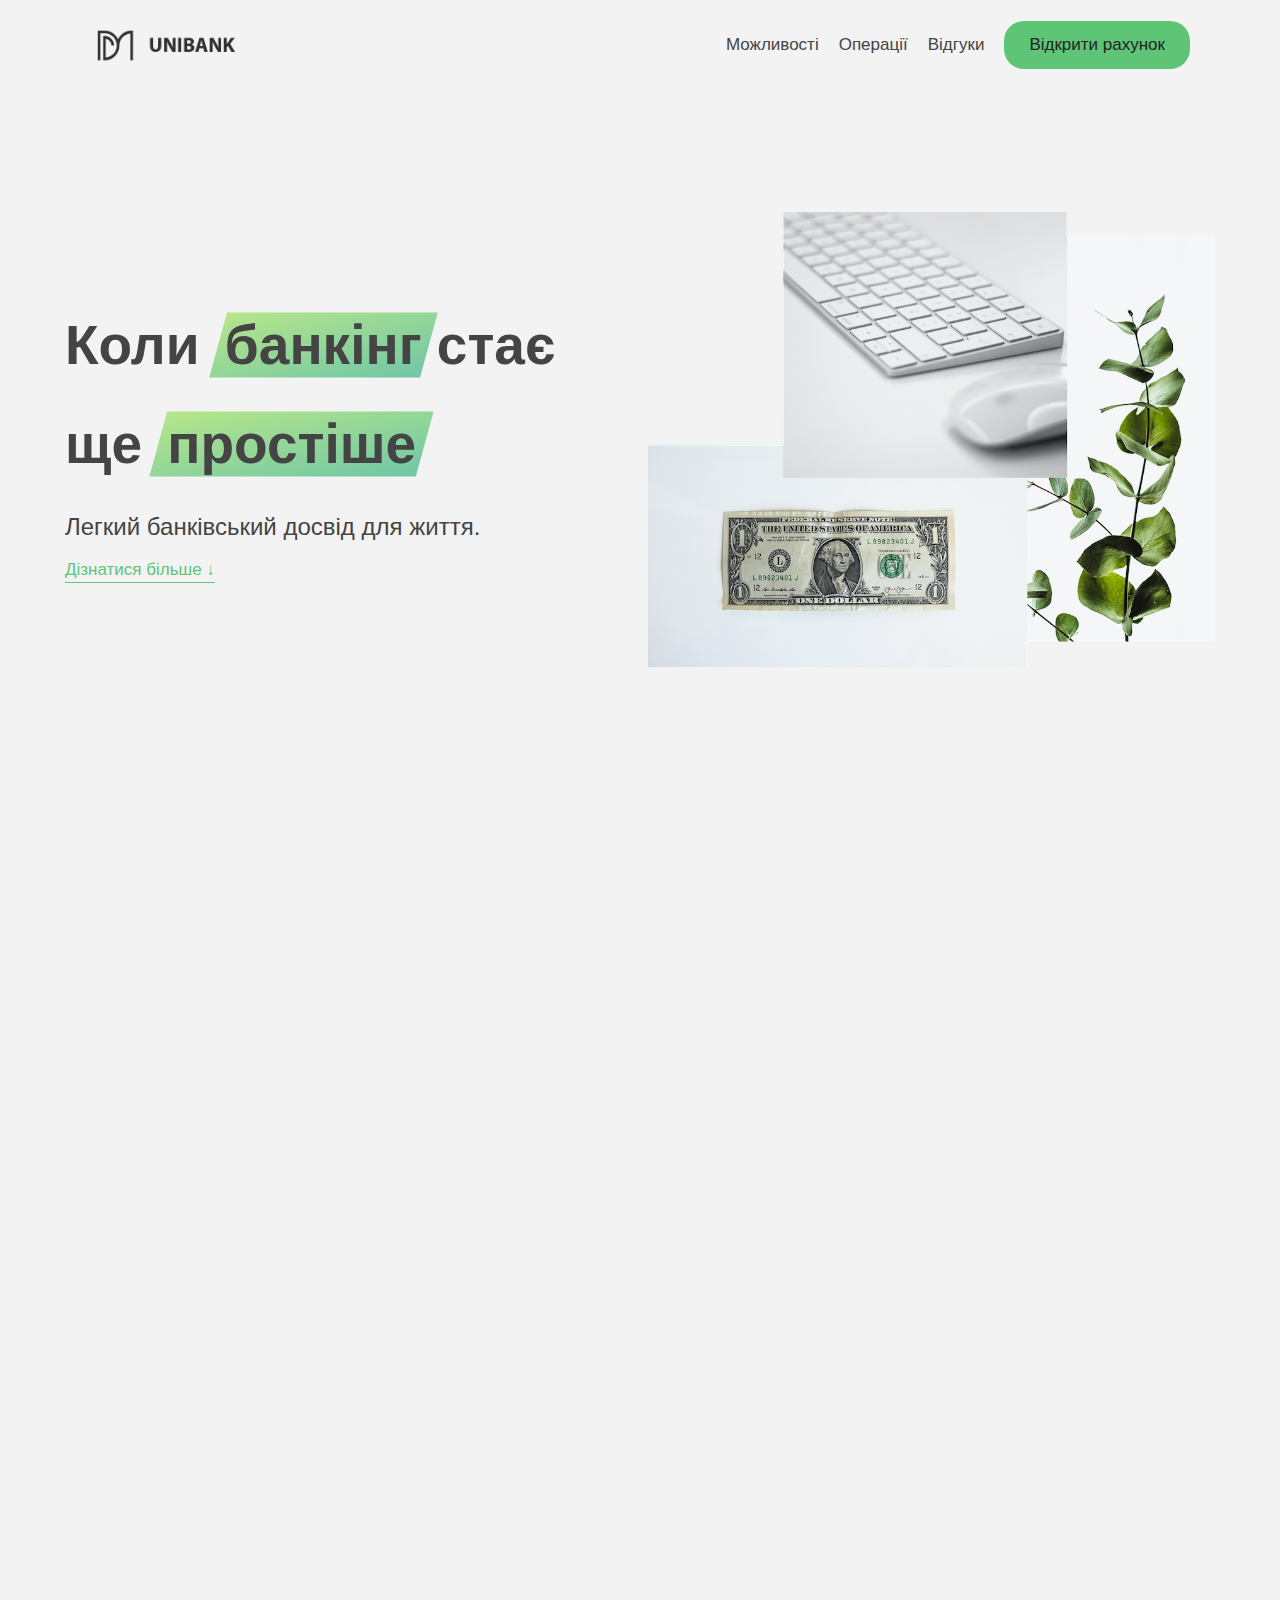
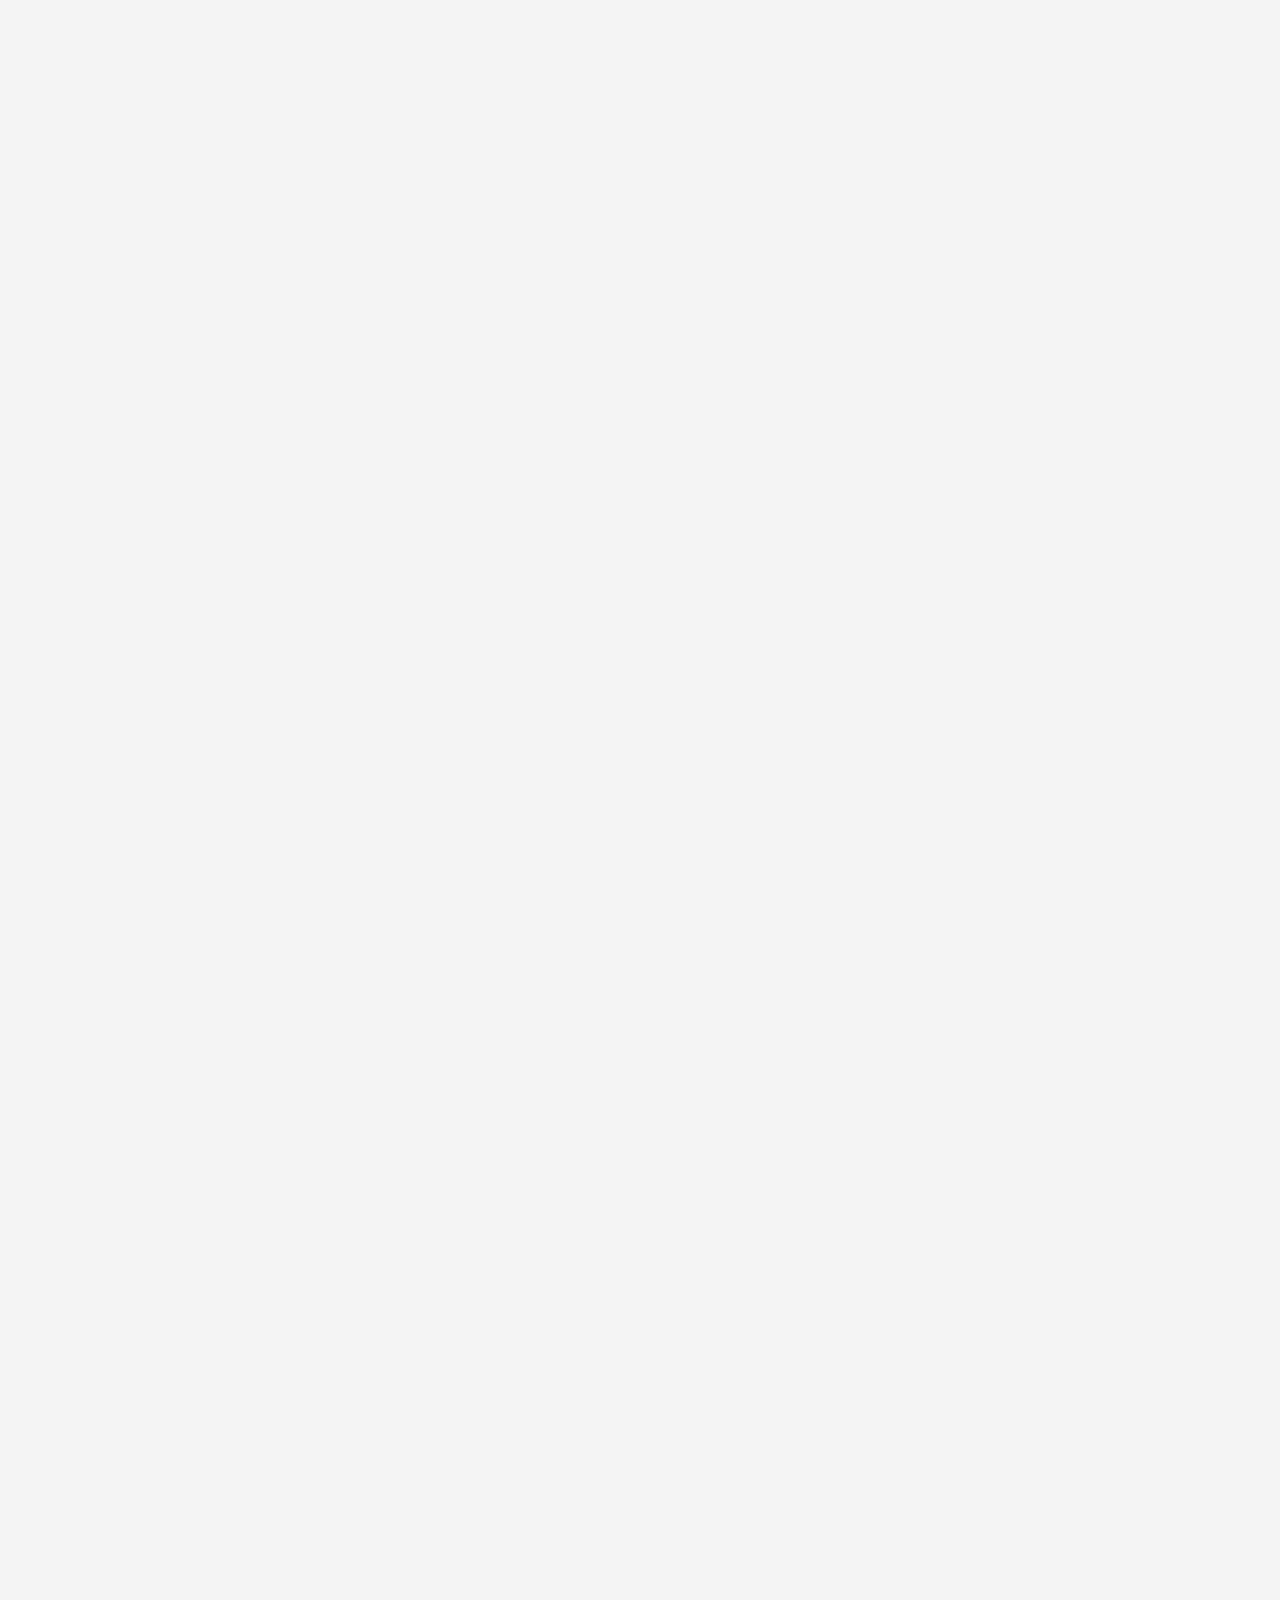
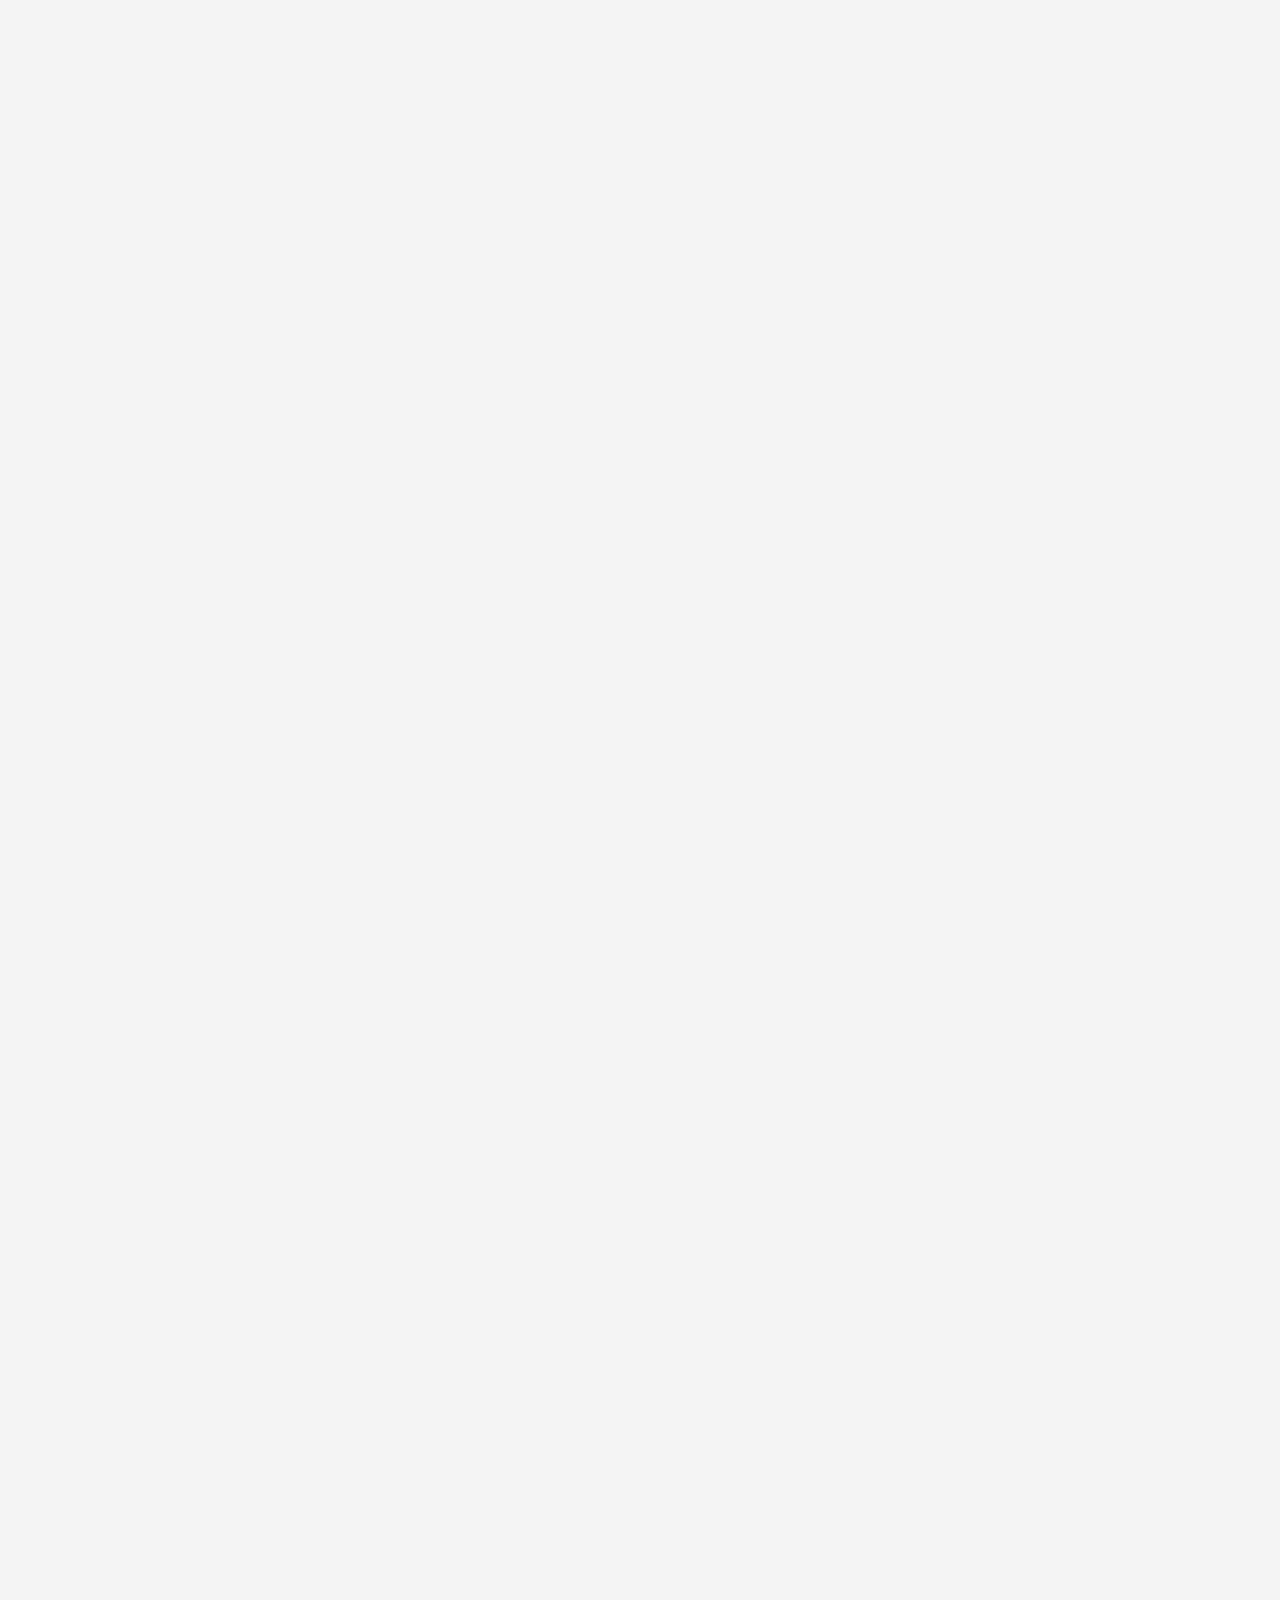
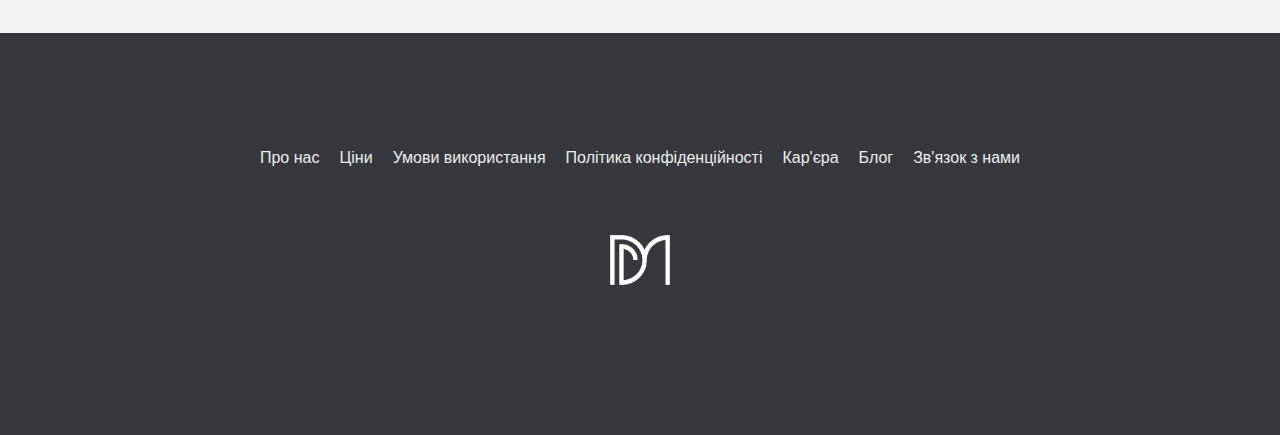
<file: index.html>
<!DOCTYPE html>
<html lang="uk">

<head>
  <meta charset="UTF-8" />
  <meta name="viewport" content="width=device-width, initial-scale=1.0" />
  <meta http-equiv="X-UA-Compatible" content="ie=edge" />

  <link rel="shortcut icon" type="image/png" href="img/icon.png" />
  <link href="https://fonts.googleapis.com/css?family=Poppins:300,400,500,600&display=swap" rel="stylesheet" />
  <link rel="stylesheet" href="style.css" />
  <link rel="stylesheet" href="responsive.css" />
  <title>Unibank | Коли банкінг стає ще простіше</title>
  <script defer src="script.js"></script>
</head>

<body>
  <header class="header">
    <nav class="nav">
      <img src="img/logo.png" alt="Unibank logo" class="nav__logo" id="logo" />
      <ul class="nav__links">
        <li class="nav__item">
          <a class="nav__link" href="#section--1">Можливості</a>
        </li>
        <li class="nav__item">
          <a class="nav__link" href="#section--2">Операції</a>
        </li>
        <li class="nav__item">
          <a class="nav__link" href="#section--3">Відгуки</a>
        </li>
        <li class="nav__item">
          <a class="nav__link nav__link--btn btn--show-modal" href="/">Відкрити рахунок</a>
        </li>
      </ul>
      <img class="hamburger" src="img/hamburger.png" alt="" />
    </nav>

    <div class="header__title">
      <section class="header-content">
        <h1>
          Коли
          <!-- Ефект підсвічування зеленим кольором -->
          <span class="highlight">банкінг</span>
          стає ще <span class="highlight">простіше</span>
        </h1>
        <h4>Легкий банківський досвід для життя.</h4>
        <button class="btn--text btn--scroll-to">Дізнатися більше &DownArrow;</button>
      </section>

      <img src="img/hero.png" class="header__img" alt="Minimalist bank items" />
    </div>
  </header>

  <section class="section section-1 " id="section--1">
    <div class="section__title">
      <h2 class="section__description">Можливості</h2>
      <h3 class="section__header">
        Все, що вам потрібно в сучасному банку та навіть більше.
      </h3>
    </div>

    <div class="features">
      <section class="feature-one">
        <img src="img/digital-lazy.jpg" data-src="img/digital.jpg" alt="Computer" class="features__img lazy-img" />
        <div class="features__feature">
          <div class="features__icon">
            <svg>
              <use xlink:href="img/icons.svg#icon-monitor"></use>
            </svg>
          </div>
          <h5 class="features__header">100% цифровий банк</h5>
          <p>
            Lorem ipsum dolor sit amet consectetur adipisicing elit. Unde alias
            sint quos? Accusantium a fugiat porro reiciendis saepe quibusdam
            debitis ducimus.
          </p>
        </div>
      </section>
      <section class="feature-two">
        <div class="features__feature">
          <div class="features__icon">
            <svg>
              <use xlink:href="img/icons.svg#icon-trending-up"></use>
            </svg>
          </div>
          <h5 class="features__header">Спостерігайте, як ростуть ваші гроші</h5>
          <p>
            Nesciunt quos autem dolorum voluptates cum dolores dicta fuga
            inventore ab? Nulla incidunt eius numquam sequi iste pariatur
            quibusdam!
          </p>
        </div>
        <img src="img/grow-lazy.jpg" data-src="img/grow.jpg" alt="Plant" class="features__img lazy-img" />
      </section>
      <section class="feature-three">
        <img src="img/card-lazy.jpg" data-src="img/card.jpg" alt="Credit card" class="features__img lazy-img" />
        <div class="features__feature">
          <div class="features__icon">
            <svg>
              <use xlink:href="img/icons.svg#icon-credit-card"></use>
            </svg>
          </div>
          <h5 class="features__header">Безкоштовна дебетова карта</h5>
          <p>
            Quasi, fugit in cumque cupiditate reprehenderit debitis animi enim
            eveniet consequatur odit quam quos possimus assumenda dicta fuga
            inventore ab.
          </p>
        </div>
      </section>
    </div>
  </section>

  <section class="section " id="section--2">
    <div class="section__title">
      <h2 class="section__description">Операції</h2>
      <h3 class="section__header">
        Все настільки просто, наскільки це можливо.
      </h3>
    </div>

    <section class="operations">
      <section class="operations__tab-container">
        <button class="btn operations__tab operations__tab--1 operations__tab--active" data-tab="1">
          <span>01</span>Миттєві Перекази
        </button>
        <button class="btn operations__tab operations__tab--2" data-tab="2">
          <span>02</span>Миттєві Кредити
        </button>
        <button class="btn operations__tab operations__tab--3" data-tab="3">
          <span>03</span>Миттєве Закриття
        </button>
      </section>
      <div class="operations__content operations__content--1 operations__content--active">
        <div class="operations__icon operations__icon--1">
          <svg>
            <use xlink:href="img/icons.svg#icon-upload"></use>
          </svg>
        </div>
        <h5 class="operations__header">
          Переказуйте гроші кому завгодно миттєво! Без комісій, без переймань.
        </h5>
        <p>
          Lorem ipsum dolor sit amet, consectetur adipisicing elit, sed do
          eiusmod tempor incididunt ut labore et dolore magna aliqua. Ut enim
          ad minim veniam, quis nostrud exercitation ullamco laboris nisi ut
          aliquip ex ea commodo consequat.
        </p>
      </div>

      <div class="operations__content operations__content--2">
        <div class="operations__icon operations__icon--2">
          <svg>
            <use xlink:href="img/icons.svg#icon-home"></use>
          </svg>
        </div>
        <h5 class="operations__header">
          Втілюйте свої мрії завдяки миттєвим кредитам.
        </h5>
        <p>
          Duis aute irure dolor in reprehenderit in voluptate velit esse
          cillum dolore eu fugiat nulla pariatur. Excepteur sint occaecat
          cupidatat non proident, sunt in culpa qui officia deserunt mollit
          anim id est laborum.
        </p>
      </div>
      <div class="operations__content operations__content--3">
        <div class="operations__icon operations__icon--3">
          <svg>
            <use xlink:href="img/icons.svg#icon-user-x"></use>
          </svg>
        </div>
        <h5 class="operations__header">
          Більше не потрібен ваш рахунок? Без проблем! Закривайте його миттєво.
        </h5>
        <p>
          Excepteur sint occaecat cupidatat non proident, sunt in culpa qui
          officia deserunt mollit anim id est laborum. Ut enim ad minim
          veniam, quis nostrud exercitation ullamco laboris nisi ut aliquip ex
          ea commodo consequat.
        </p>
      </div>
    </section>
  </section>

  <section class="section " id="section--3">
    <div class="section__title section__title--testimonials">
      <h2 class="section__description">Не впевнені ще?</h2>
      <h3 class="section__header">
        Мільйони клієнтів Unibank спрощують своє життя вже сьогодні.
      </h3>
    </div>

    <div class="slider">
      <div class="slide slide--1">
        <div class="testimonial">
          <h5 class="testimonial__header">Найкраще фінансове рішення усіх часів!</h5>
          <blockquote class="testimonial__text">
            Lorem ipsum dolor sit, amet consectetur adipisicing elit.
            Accusantium quas quisquam non? Quas voluptate nulla minima
            deleniti optio ullam nesciunt, numquam corporis et asperiores
            laboriosam sunt, praesentium suscipit blanditiis. Necessitatibus
            id alias reiciendis, perferendis facere pariatur dolore veniam
            autem esse non voluptatem saepe provident nihil molestiae.
          </blockquote>
          <address class="testimonial__author">
            <img src="img/user-1.png" alt="" class="testimonial__photo" />
            <h6 class="testimonial__name">Аарав Лінн</h6>
            <p class="testimonial__location">Сан-Франциско, США</p>
          </address>
        </div>
      </div>

      <div class="slide slide--2">
        <div class="testimonial">
          <h5 class="testimonial__header">
            Останній крок до досягнення повного мінімалізму
          </h5>
          <blockquote class="testimonial__text">
            Quisquam itaque deserunt ullam, quia ea repellendus provident,
            ducimus neque ipsam modi voluptatibus doloremque, corrupti
            laborum. Incidunt numquam perferendis veritatis neque repellendus.
            Lorem, ipsum dolor sit amet consectetur adipisicing elit. Illo
            deserunt exercitationem deleniti.
          </blockquote>
          <address class="testimonial__author">
            <img src="img/user-2.png" alt="" class="testimonial__photo" />
            <h6 class="testimonial__name">Мія Майлс</h6>
            <p class="testimonial__location">Лондон, Великобританія</p>
          </address>
        </div>
      </div>

      <div class="slide slide--3">
        <div class="testimonial">
          <h5 class="testimonial__header">
            Нарешті вільні від старомодних банків
          </h5>
          <blockquote class="testimonial__text">
            Debitis, nihil sit minus suscipit magni aperiam vel tenetur
            incidunt commodi architecto numquam omnis nulla autem,
            necessitatibus blanditiis modi similique quidem. Odio aliquam
            culpa dicta beatae quod maiores ipsa minus consequatur error sunt,
            deleniti saepe aliquid quos inventore sequi. Necessitatibus id
            alias reiciendis, perferendis facere.
          </blockquote>
          <address class="testimonial__author">
            <img src="img/user-3.png" alt="" class="testimonial__photo" />
            <h6 class="testimonial__name">Франциско Гомеш</h6>
            <p class="testimonial__location">Лісабон, Португалія</p>
          </address>
        </div>
      </div>
      <button class="slider__btn slider__btn--left">&larr;</button>
      <button class="slider__btn slider__btn--right">&rarr;</button>
      <div class="dots"></div>
    </div>
  </section>

  <section class="section section--sign-up ">
    <div class="section__title">
      <h3 class="section__header">
        Найкращий день для приєднання до Unibank був рік тому. Другий найкращий - сьогодні!
      </h3>
    </div>
    <button class="btn btn--show-modal">Відкрийте ваш рахунок безкоштовно сьогодні!</button>
  </section>

  <footer class="footer">
    <ul class="footer__nav">
      <li class="footer__item">
        <a class="footer__link" href="#">Про нас</a>
      </li>
      <li class="footer__item">
        <a class="footer__link" href="#">Ціни</a>
      </li>
      <li class="footer__item">
        <a class="footer__link" href="#">Умови використання</a>
      </li>
      <li class="footer__item">
        <a class="footer__link" href="#">Політика конфіденційності</a>
      </li>
      <li class="footer__item">
        <a class="footer__link" href="#">Кар'єра</a>
      </li>
      <li class="footer__item">
        <a class="footer__link" href="#">Блог</a>
      </li>
      <li class="footer__item">
        <a class="footer__link" href="#">Зв'язок з нами</a>
      </li>
    </ul>
    <img src="img/icon.png" alt="Logo" class="footer__logo" />
  </footer>

  <div class="modal hidden">
    <button class="btn--close-modal">&times;</button>
    <h2 class="modal__header">
      Відкрийте свій банківський рахунок <br />
      всього за <span class="highlight">5 хвилин</span>
    </h2>
    <form>
      <section class="modal__form">
        <label>Ім'я</label>
        <input type="text" />
        <label>Прізвище</label>
        <input type="text" />
        <label>Адреса електронної пошти</label>
        <input type="email" />
      </section>
      <section class="form-buttons">
        <a class="next--step" href="login.html">Далі &rarr;</a>
        <a class="next--step" href="login.html">Увійти </a>
      </section>

    </form>
  </div>
  <div class="overlay hidden"></div>
</body>

</html>
</file>
<file: style.css>
:root {
  --color-primary: #5ec576;
  --color-secondary: #ffcb03;
  --color-tertiary: #ff585f;
  --color-primary-darker: #4bbb7d;
  --color-secondary-darker: #ffbb00;
  --color-tertiary-darker: #fd424b;
  --color-primary-opacity: #5ec5763a;
  --color-secondary-opacity: #ffcd0331;
  --color-tertiary-opacity: #ff58602d;
  --gradient-primary: linear-gradient(to top left, #39b385, #9be15d);
  --gradient-secondary: linear-gradient(to top left, #ffb003, #ffcb03);
  --gradient-cancellation: linear-gradient(to top left, #e52a5a, #ff585f);
  --white: #ffffff;
  --black: #000000;
}

* {
  margin: 0;
  padding: 0;
  box-sizing: inherit;
}

html {
  font-size: 62.5%;
  box-sizing: border-box;
}

body {
  font-family: 'Fira Sans', sans-serif;
  font-weight: 300;
  color: #444;
  line-height: 1.9;
  background-color: #f3f3f3;
}

/* Основні елементи */
.section {
  padding: 15rem 3rem;
  border-top: 1px solid #ddd;

  transition: transform 1s, opacity 1s;
}

.section--hidden {
  opacity: 0;
  transform: translateY(8rem);
}

.section__title {
  max-width: 80rem;
  margin: 0 auto 8rem auto;
}

.section__description {
  font-size: 1.8rem;
  font-weight: 600;
  text-transform: uppercase;
  color: var(--color-primary);
  margin-bottom: 1rem;
}

.section__header {
  font-size: 4rem;
  line-height: 1.3;
  font-weight: 500;
}

.btn {
  display: inline-block;
  background-color: var(--color-primary);
  font-size: 1.6rem;
  font-family: inherit;
  font-weight: 500;
  border: none;
  padding: 1.25rem 4.5rem;
  border-radius: 2rem;
  cursor: pointer;
  transition: all 0.3s;
  color: var(--black);
}

.btn:hover {
  background-color: var(--color-primary-darker);
}

.btn--text {
  display: inline-block;
  background: none;
  font-size: 1.7rem;
  font-family: inherit;
  font-weight: 500;
  color: var(--color-primary);
  border: none;
  border-bottom: 1px solid currentColor;
  padding-bottom: 2px;
  cursor: pointer;
  transition: all 0.3s;
  width: max-content;
}
.btn---close-cookie {
  color: var(--black);
}
p {
  color: #666;
}

button:focus {
  outline: none;
}

img {
  transition: filter 0.5s;
}

.lazy-img {
  filter: blur(20px);
}

/* Навігація */
.nav {
  display: flex;
  justify-content: space-between;
  align-items: center;
  height: 9rem;
  width: 100%;
  padding: 0 6rem;
  z-index: 100;
  flex-direction: row;
}

.nav.sticky {
  position: fixed;
  background-color: rgba(255, 255, 255, 0.95);
  margin-top: 0;
}

.nav__logo {
  height: 4.5rem;
  transition: all 0.3s;
}
.hamburger {
  display: none;
}
.nav__links {
  display: flex;
  align-items: center;
  list-style: none;
  gap: 2rem;
}

.nav__link:link,
.nav__link:visited {
  font-size: 1.7rem;
  font-weight: 400;
  color: inherit;
  text-decoration: none;
  display: block;
  transition: all 0.3s;
}

.nav__link--btn:link,
.nav__link--btn:visited {
  padding: 0.8rem 2.5rem;
  border-radius: 2rem;
  background-color: var(--color-primary);
  color: #222;
}

.nav__link--btn:hover,
.nav__link--btn:active {
  color: inherit;
  background-color: var(--color-primary-darker);
  color: var(--black);
}

form {
  display: flex;
  flex-direction: column;
  gap: 3rem;
}
.form-buttons {
  display: flex;
  flex-direction: row;
  gap: 3rem;
  justify-content: center;
}
.next--step {
  padding: 1rem;
  border-radius: 2rem;
  background-color: var(--color-primary);
  color: var(--black);
  font-size: 1.7rem;
  font-weight: 500;
  letter-spacing: 1px;
  text-decoration: none;
  transition: all 0.3s;
  width: 30%;
  text-align: center;
}
.next--step:hover {
  color: inherit;
  background-color: var(--color-primary-darker);
  color: #333;
}

/* HEADER */
.header {
  padding: 0 3rem;
  height: 100vh;
  display: flex;
  flex-direction: column;
  align-items: center;
}

.header__title {
  max-width: 115rem;
  display: grid;
  grid-template-columns: repeat(2, 1fr);
  margin-top: 10%;
  align-items: center;
  gap: 1.5rem;
}
.header-content {
  display: flex;
  flex-direction: column;
  gap: 1rem;
}

h1 {
  font-size: 5.5rem;
  line-height: 1.8;
}

h4 {
  font-size: 2.4rem;
  font-weight: 500;
}

.header__img {
  width: 100%;
}

.highlight {
  position: relative;
  margin-left: 10px;
}

.highlight::after {
  display: block;
  content: '';
  position: absolute;
  bottom: 0;
  left: 0;
  height: 100%;
  width: 100%;
  z-index: -1;
  opacity: 0.7;
  transform: scale(1.07, 1.05) skewX(-15deg);
  background-image: var(--gradient-primary);
}

/* Можливості */
.features {
  display: grid;
  grid-template-columns: 1fr;
  gap: 4rem;
  margin: 0 12rem;
}
.feature-one,
.feature-two,
.feature-three {
  display: grid;
  grid-template-columns: repeat(2, 1fr);
}

.features__img {
  width: 100%;
}

.features__feature {
  align-self: center;
  justify-self: center;
  width: 70%;
  font-size: 1.5rem;
}

.features__icon {
  display: flex;
  align-items: center;
  justify-content: center;
  background-color: var(--color-primary-opacity);
  height: 5.5rem;
  width: 5.5rem;
  border-radius: 50%;
  margin-bottom: 2rem;
}

.features__icon svg {
  height: 2.5rem;
  width: 2.5rem;
  fill: var(--color-primary);
}

.features__header {
  font-size: 2rem;
  margin-bottom: 1rem;
}

/* Операції */
.operations {
  max-width: 100rem;
  margin: 12rem auto 0 auto;

  background-color: var(--white);
}

.operations__tab-container {
  display: flex;
  justify-content: center;
}

.operations__tab {
  margin-right: 2.5rem;
  transform: translateY(-50%);
  color: var(--black);
}

.operations__tab span {
  margin-right: 1rem;
  font-weight: 600;
  display: inline-block;
}

.operations__tab--1 {
  background-color: var(--color-secondary);
}

.operations__tab--1:hover {
  background-color: var(--color-secondary-darker);
}

.operations__tab--3 {
  background-color: var(--color-tertiary);
  margin: 0;
}

.operations__tab--3:hover {
  background-color: var(--color-tertiary-darker);
}

.operations__tab--active {
  transform: translateY(-66%);
}

.operations__content {
  display: none;
  font-size: 1.7rem;
  padding: 2.5rem 7rem 6.5rem 7rem;
}

.operations__content--active {
  display: grid;
  grid-template-columns: 7rem 1fr;
  column-gap: 3rem;
  row-gap: 0.5rem;
}

.operations__header {
  font-size: 2.25rem;
  font-weight: 500;
  align-self: center;
}

.operations__icon {
  display: flex;
  align-items: center;
  justify-content: center;
  height: 7rem;
  width: 7rem;
  border-radius: 50%;
}

.operations__icon svg {
  height: 2.75rem;
  width: 2.75rem;
}

.operations__content p {
  grid-column: 2;
}

.operations__icon--1 {
  background-color: var(--color-secondary-opacity);
}
.operations__icon--2 {
  background-color: var(--color-primary-opacity);
}
.operations__icon--3 {
  background-color: var(--color-tertiary-opacity);
}
.operations__icon--1 svg {
  fill: var(--color-secondary-darker);
}
.operations__icon--2 svg {
  fill: var(--color-primary);
}
.operations__icon--3 svg {
  fill: var(--color-tertiary);
}

/* Слайдер */
.slider {
  max-width: 100rem;
  height: 60rem;
  margin: 0 auto;
  position: relative;
  overflow: hidden;
}

.slide {
  position: absolute;
  top: 0;
  width: 100%;
  height: 50rem;
  display: flex;
  align-items: center;
  justify-content: center;
  transition: transform 1s;
}

.slide > img {
  width: 100%;
  height: 100%;
  object-fit: cover;
}

.slider__btn {
  position: absolute;
  top: 50%;
  z-index: 10;

  border: none;
  background: rgba(255, 255, 255, 0.7);
  font-family: inherit;
  color: var(--black);
  border-radius: 50%;
  height: 5.5rem;
  width: 5.5rem;
  font-size: 3.25rem;
  cursor: pointer;
}

.slider__btn--left {
  left: 6%;
  transform: translate(-50%, -50%);
}

.slider__btn--right {
  right: 6%;
  transform: translate(50%, -50%);
}

.dots {
  position: absolute;
  bottom: 5%;
  left: 50%;
  transform: translateX(-50%);
  display: flex;
}

.dots__dot {
  border: none;
  background-color: #b9b9b9;
  opacity: 0.7;
  height: 1rem;
  width: 1rem;
  border-radius: 50%;
  margin-right: 1.75rem;
  cursor: pointer;
  transition: all 0.5s;
}

.dots__dot:last-child {
  margin: 0;
}

.dots__dot--active {
  background-color: #888;
  opacity: 1;
}

/* Тести */
.testimonial {
  width: 65%;
  position: relative;
}

.testimonial::before {
  content: '\201C';
  position: absolute;
  top: -5.7rem;
  left: -6.8rem;
  line-height: 1;
  font-size: 20rem;
  font-family: inherit;
  color: var(--color-primary);
  z-index: -1;
}

.testimonial__header {
  font-size: 2.25rem;
  font-weight: 500;
  margin-bottom: 1.5rem;
}

.testimonial__text {
  font-size: 1.7rem;
  margin-bottom: 3.5rem;
  color: #666;
}

.testimonial__author {
  margin-left: 3rem;
  font-style: normal;

  display: grid;
  grid-template-columns: 6.5rem 1fr;
  column-gap: 2rem;
}

.testimonial__photo {
  grid-row: 1 / span 2;
  width: 6.5rem;
  border-radius: 50%;
}

.testimonial__name {
  font-size: 1.7rem;
  font-weight: 500;
  align-self: end;
  margin: 0;
}

.testimonial__location {
  font-size: 1.5rem;
}

.section__title--testimonials {
  margin-bottom: 4rem;
}

/* Реєстрація */
.section--sign-up {
  background-color: #37383d;
  border-top: none;
  border-bottom: 1px solid #444;
  text-align: center;
  padding: 10rem 3rem;
}

.section--sign-up .section__header {
  color: var(--white);
  text-align: center;
}

.section--sign-up .section__title {
  margin-bottom: 6rem;
}

.section--sign-up .btn {
  font-size: 1.9rem;
  padding: 2rem 5rem;
}

/* FOOTER */
.footer {
  padding: 10rem 3rem;
  background-color: #37383d;
  display: flex;
  flex-direction: column;
  align-items: center;
}

.footer__nav {
  list-style: none;
  display: flex;
  justify-content: center;
  flex-wrap: wrap;
  margin: 0 auto;
  margin-bottom: 5rem;
  line-height: 5rem;
  gap: 2rem;
}

.footer__link {
  font-size: 1.6rem;
  color: #eee;
  text-decoration: none;
}

.footer__logo {
  height: 5rem;
  display: block;
  margin: 0 auto;
  margin-bottom: 5rem;
}

.footer__copyright {
  font-size: 1.4rem;
  color: #aaa;
  text-align: center;
}

.footer__copyright .footer__link {
  font-size: 1.4rem;
}

/* Модальні вікна */
.modal {
  position: fixed;
  top: 50%;
  left: 50%;
  transform: translate(-50%, -50%);
  min-width: 40rem;
  display: block;
  background-color: #f3f3f3;
  padding: 5rem 6rem;
  box-shadow: 0 4rem 6rem rgba(0, 0, 0, 0.3);
  z-index: 1000;
  transition: all 0.5s;
}

.overlay {
  position: fixed;
  top: 0;
  left: 0;
  width: 100%;
  height: 100%;
  background-color: rgba(0, 0, 0, 0.5);
  backdrop-filter: blur(4px);
  z-index: 100;
  transition: all 0.5s;
}

.modal__header {
  font-size: 3.25rem;
  margin-bottom: 4.5rem;
  line-height: 1.5;
}

.modal__form {
  margin: 0 3rem;
  display: grid;
  grid-template-columns: 1fr 2fr;
  align-items: center;
  gap: 2.5rem;
}

.modal__form label {
  font-size: 1.7rem;
  font-weight: 500;
}

.modal__form input {
  font-size: 1.7rem;
  padding: 1rem 1.5rem;
  border: 1px solid #ddd;
  border-radius: 0.5rem;
}

.modal__form button {
  grid-column: 1 / span 2;
  justify-self: center;
  margin-top: 1rem;
}

.btn--close-modal {
  font-family: inherit;
  color: inherit;
  position: absolute;
  top: 0.3rem;
  right: 1rem;
  font-size: 4rem;
  cursor: pointer;
  border: none;
  background: none;
}

.hidden {
  visibility: hidden;
  opacity: 0;
}
</file>
<file: responsive.css>
@media screen and (max-width: 1201px) {
  h1 {
    font-size: 5rem;
    line-height: 1.6;
  }
}

@media screen and (max-width: 1025px) {
  .nav {
    padding: 1rem;
  }
  .nav__link--btn {
    font-size: 1.3rem;
  }
  .features {
    margin: 0 6rem;
  }
  .modal {
    padding: 3rem;
  }

  nav {
    flex-direction: column;
    gap: 3rem;
    margin-top: 2rem;
  }

  .login__input {
    width: 40rem;
    padding: 3rem;
  }
  .login__input::placeholder {
    font-size: 2rem;
  }
  .login__btn {
    font-size: 4rem;
  }
  .app {
    grid-template-columns: 50% 1fr;
    width: 95%;
  }
  .movements__row {
    justify-content: space-between;
  }
}

@media screen and (max-width: 750px) {
  header {
    position: relative;
  }
  .header__title {
    grid-template-columns: 1fr;
  }
  .features {
    margin: 0 1rem;
    gap: 1rem;
    align-items: center;
  }
  .features__feature {
    width: 100%;
  }
  .feature-one,
  .feature-two,
  .feature-three {
    gap: 2rem;
    align-items: center;
  }
  .operations__content {
    padding: 2rem 4rem;
  }
  .testimonial {
    width: 75%;
  }
  .nav__links {
    display: none;
  }
  .hamburger {
    display: inline-block;
    width: 5rem;
    cursor: pointer;
  }
  .nav__links.active {
    position: absolute;
    display: flex;
    flex-direction: column;
    top: 10%;
    left: 0;
    right: 0;
    background-color: #f3f3f3;
    padding: 2rem;
    z-index: 997;
  }
  .nav__links.active-sticky {
    position: absolute;
    display: flex;
    flex-direction: column;
    top: 80%;
    left: 0;
    right: 0;
    background-color: rgba(255, 255, 255, 0.95);
    padding: 2rem;
    z-index: 997;
  }
  .app {
    grid-template-columns: 1fr;
    grid-template-rows: 1fr;
  }
  .balance {
    grid-column: 1 / span 1;
  }
}

@media screen and (max-width: 600px) {
  .modal__form {
    grid-template-columns: 1fr;
    gap: 1rem;
  }
  .features {
    grid-template-columns: 1fr;
  }
  .feature-one,
  .feature-two,
  .feature-three {
    display: flex;
  }
  .feature-one,
  .feature-three {
    flex-direction: column;
  }
  .feature-two {
    flex-direction: column-reverse;
  }
  .operations__tab-container {
    flex-direction: column;
    gap: 1.5rem;
  }
  .operations__tab {
    margin: initial;
  }
  .operations__tab--active {
    box-shadow: -2px 10px 24px -11px rgba(0, 0, 0, 0.62);
    -webkit-box-shadow: -2px 10px 24px -11px rgba(0, 0, 0, 0.62);
    -moz-box-shadow: -2px 10px 24px -11px rgba(0, 0, 0, 0.62);
  }
  .slider {
    display: none;
  }
  .login__input {
    width: 30rem;
    padding: 3rem;
  }
  .app {
    justify-content: center;
    justify-items: center;
    grid-template-columns: 90%;
    margin: 0 auto;
  }
  .balance {
    flex-direction: column;
    align-items: center;
  }
  .summary {
    flex-direction: column;
    align-items: center;
    gap: 2rem;
  }
  .summary__label {
    font-size: 2rem;
  }
  .btn--sort {
    margin-left: initial;
    font-size: 2rem;
  }
  .movements__row {
    padding: 2rem;
  }
}
</file>
